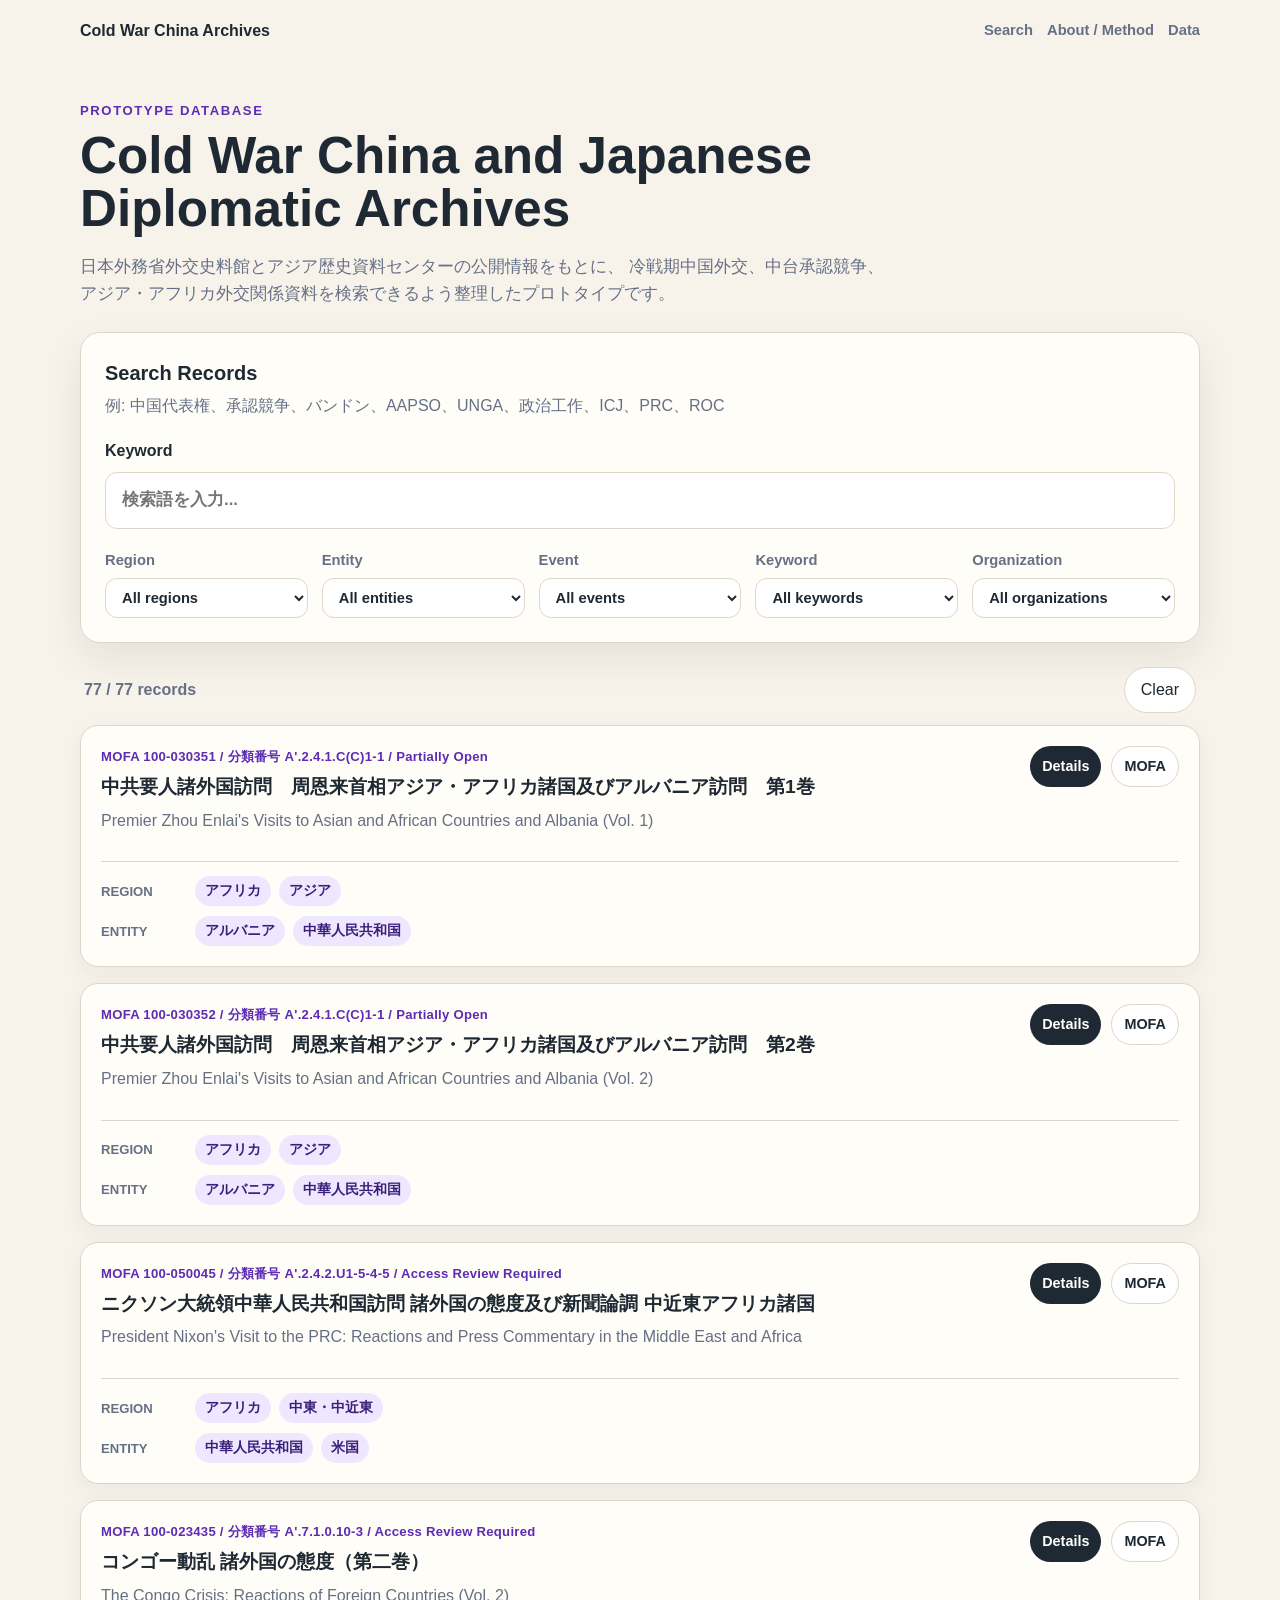
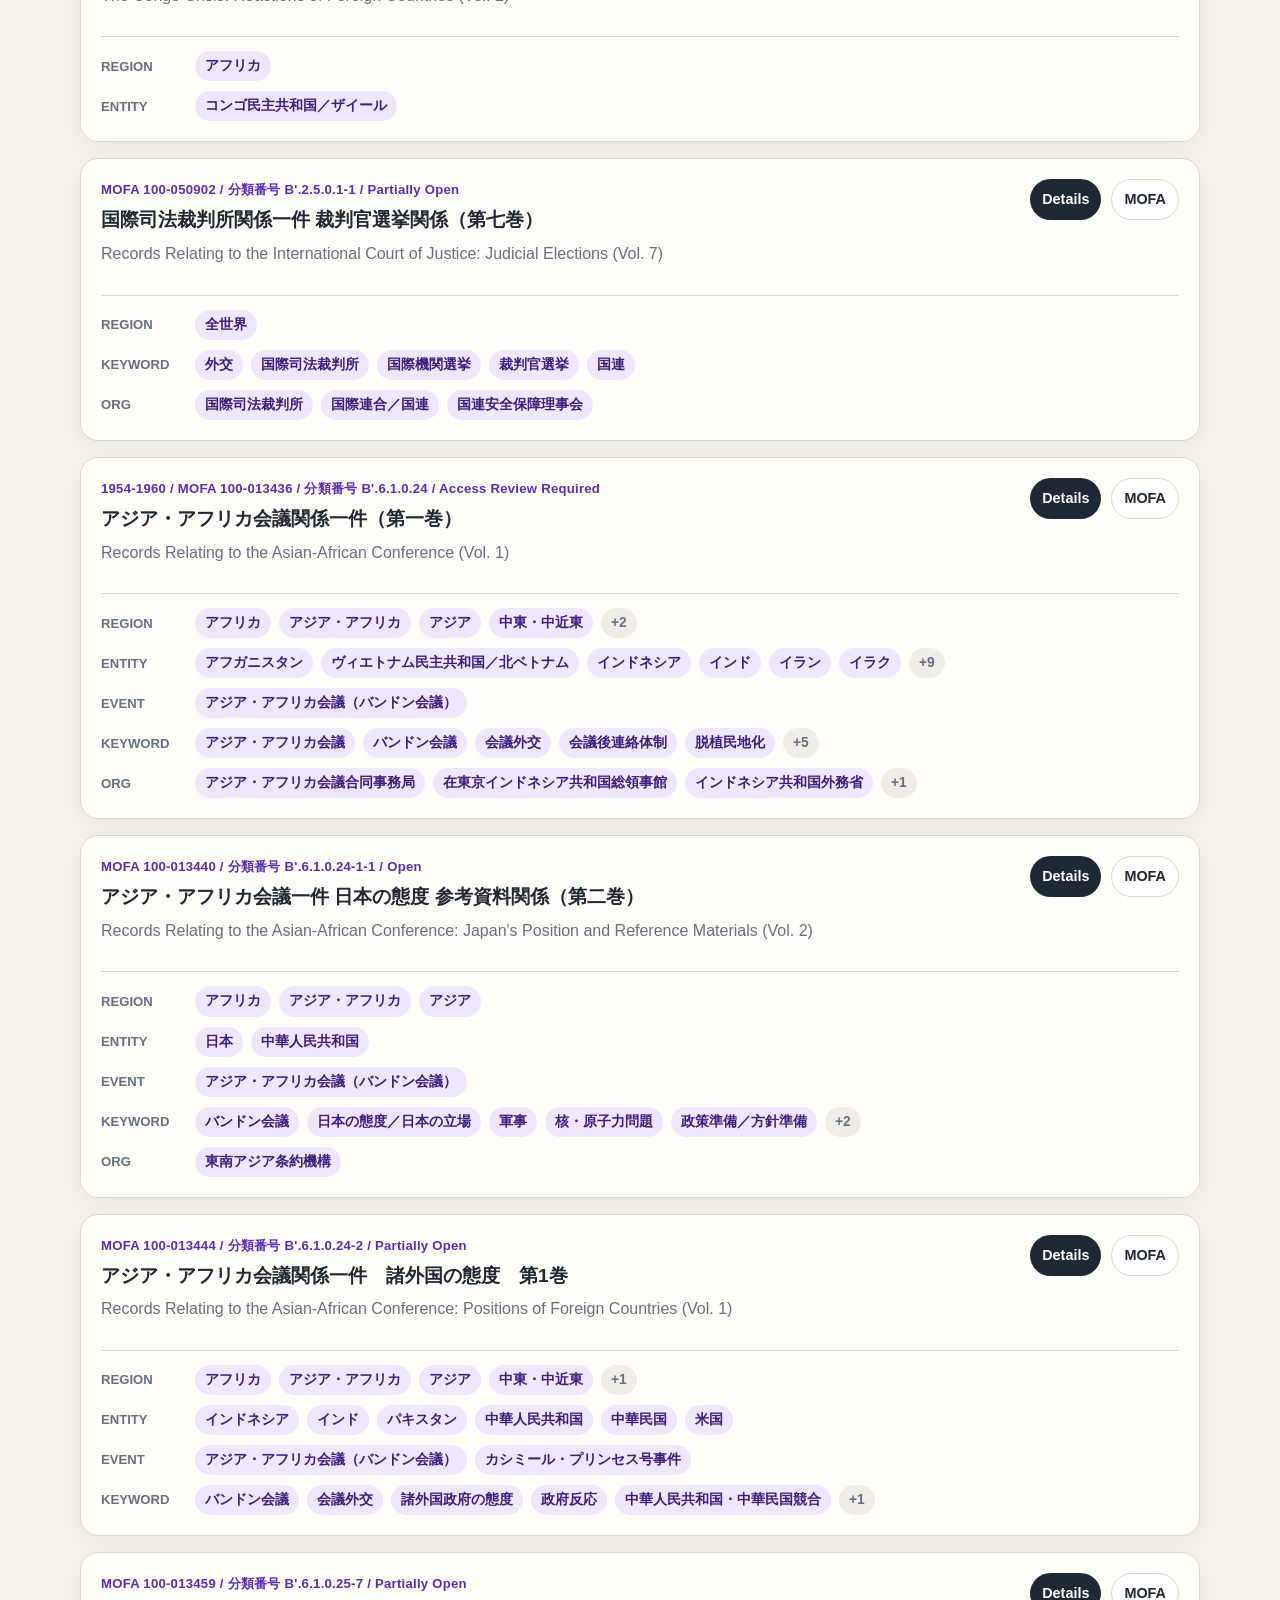
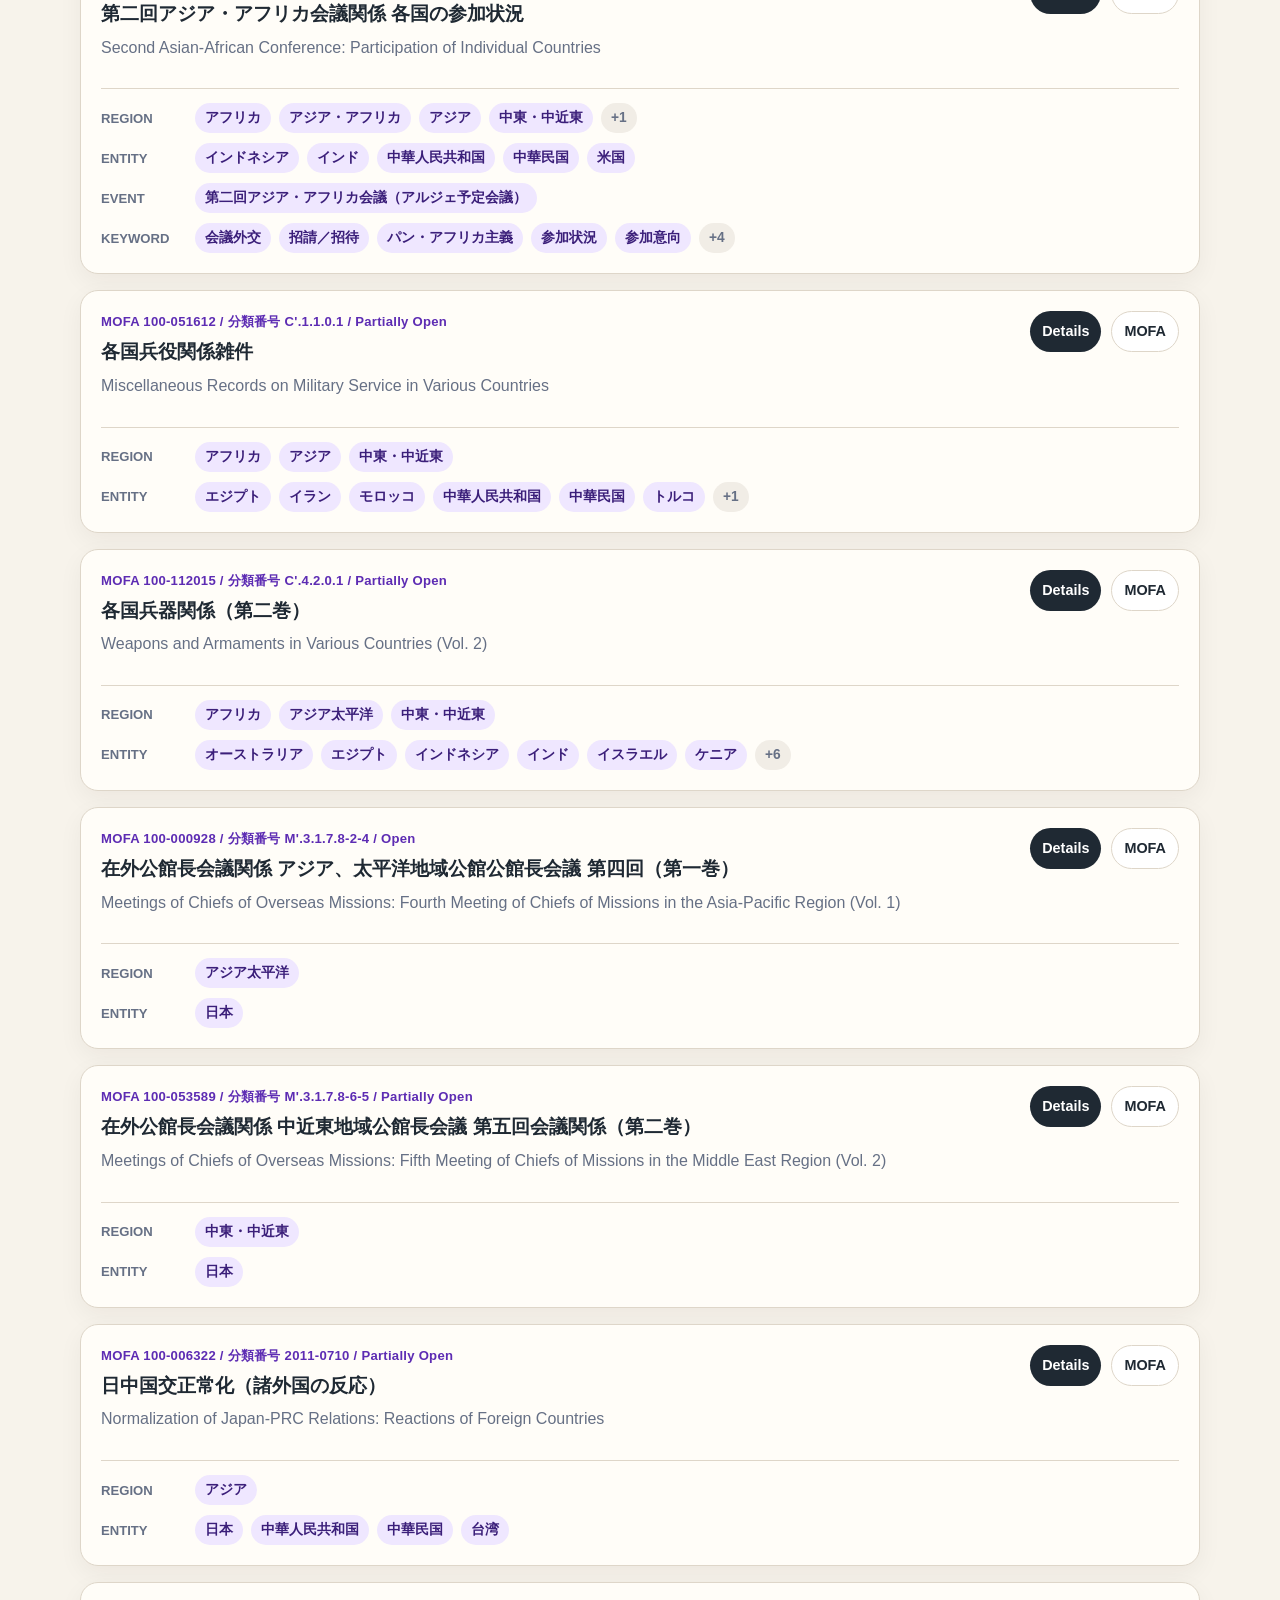
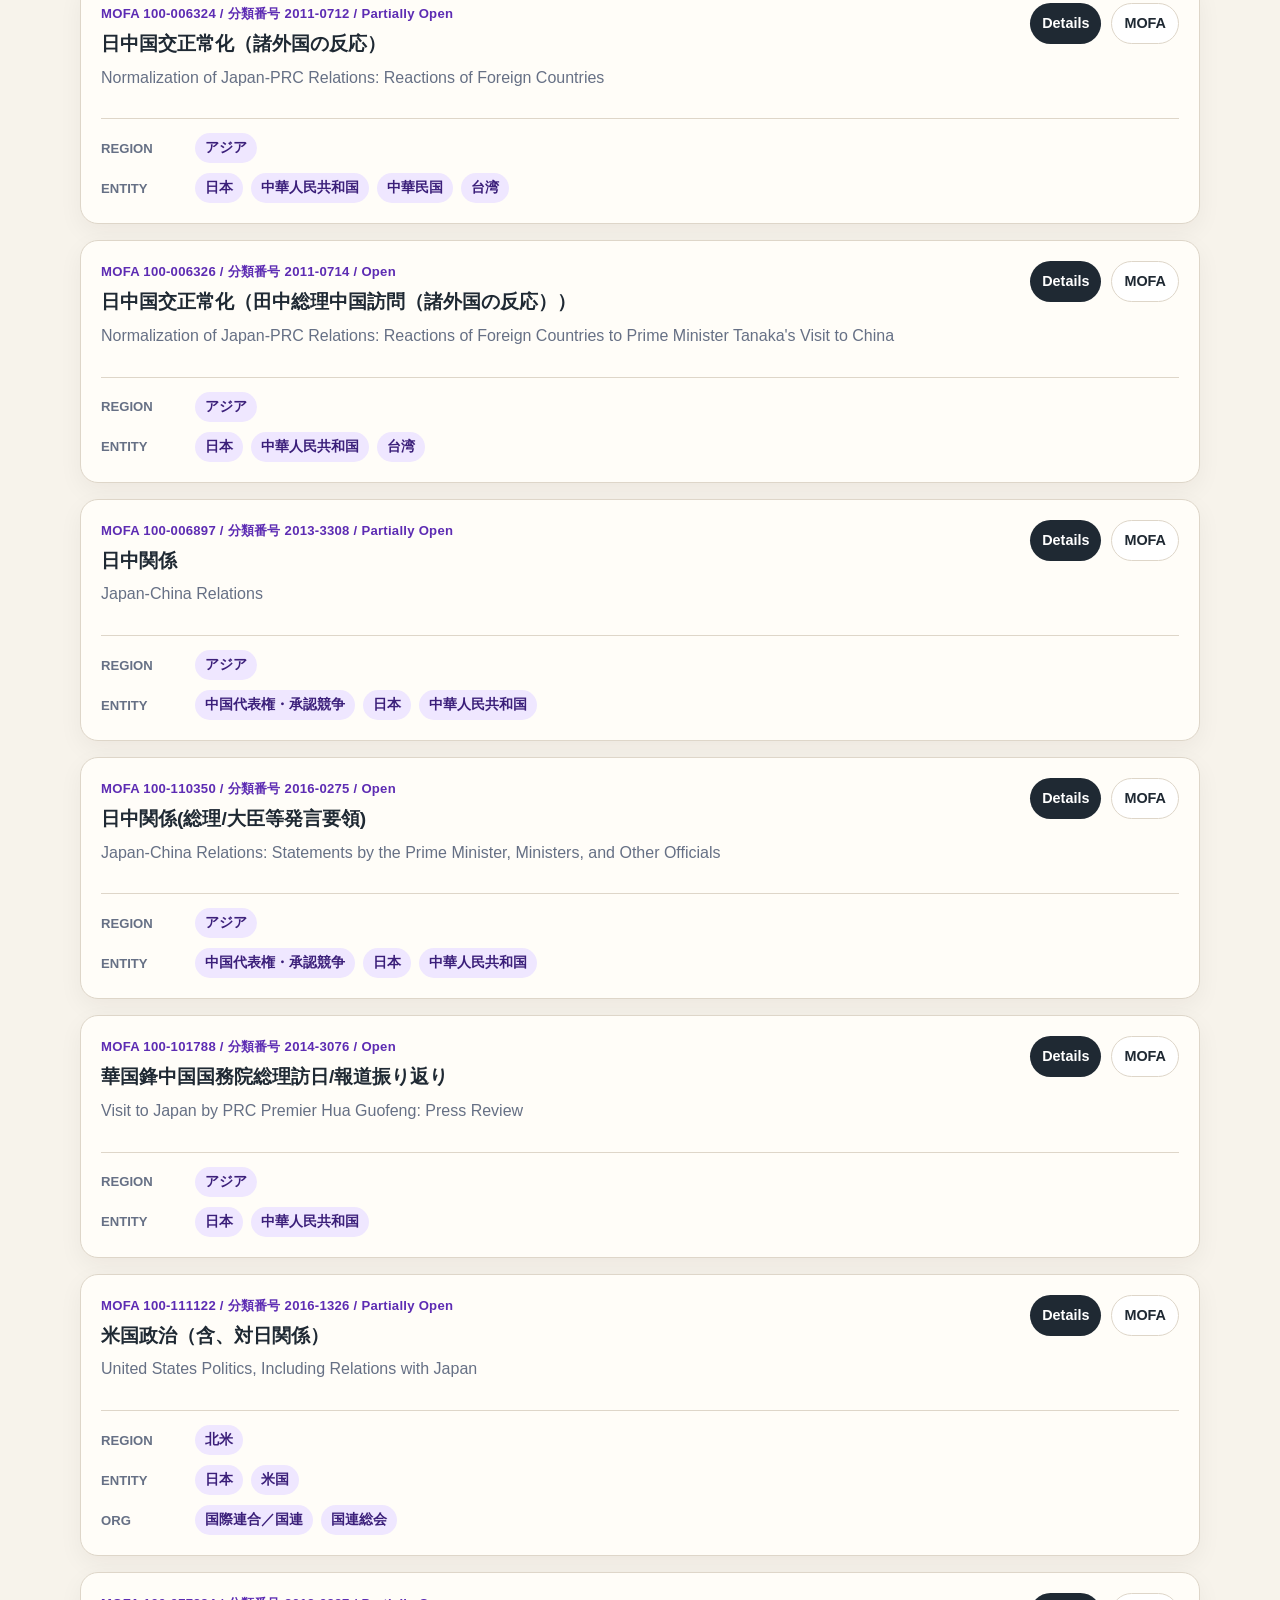
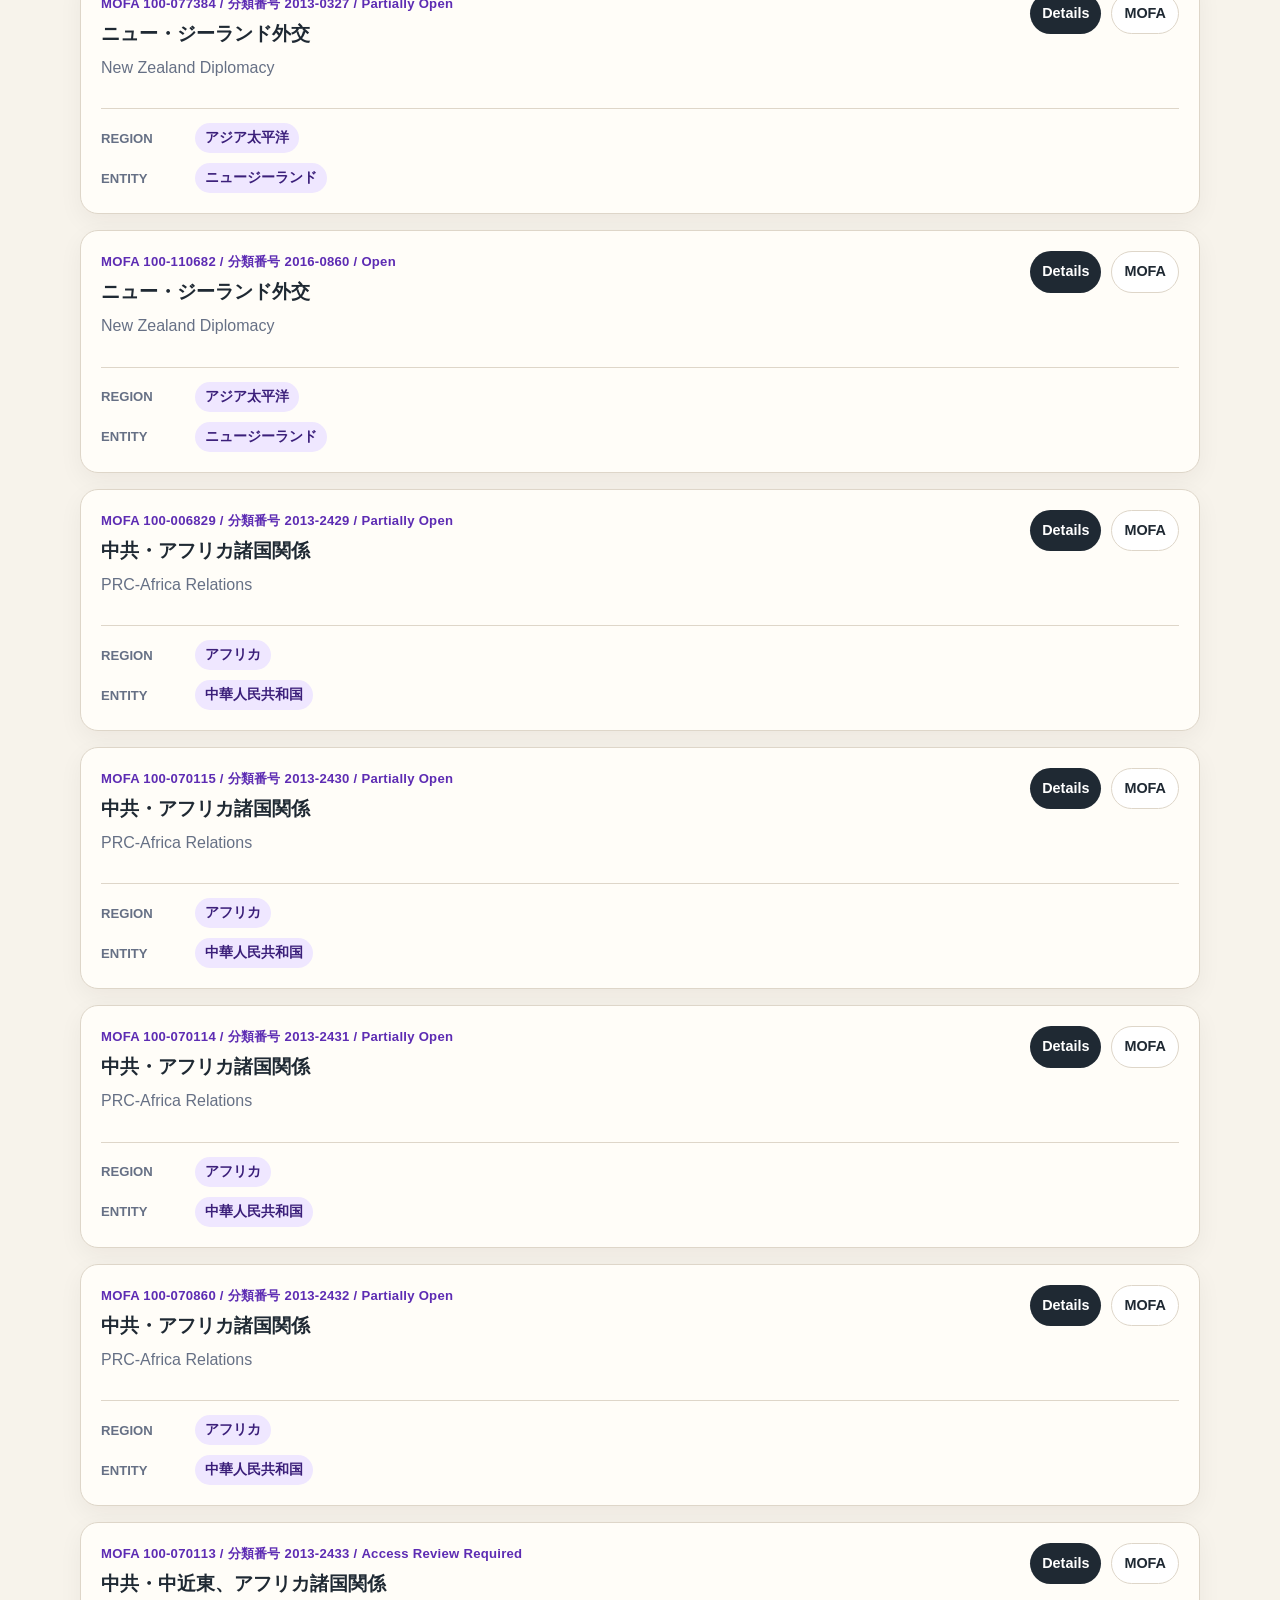
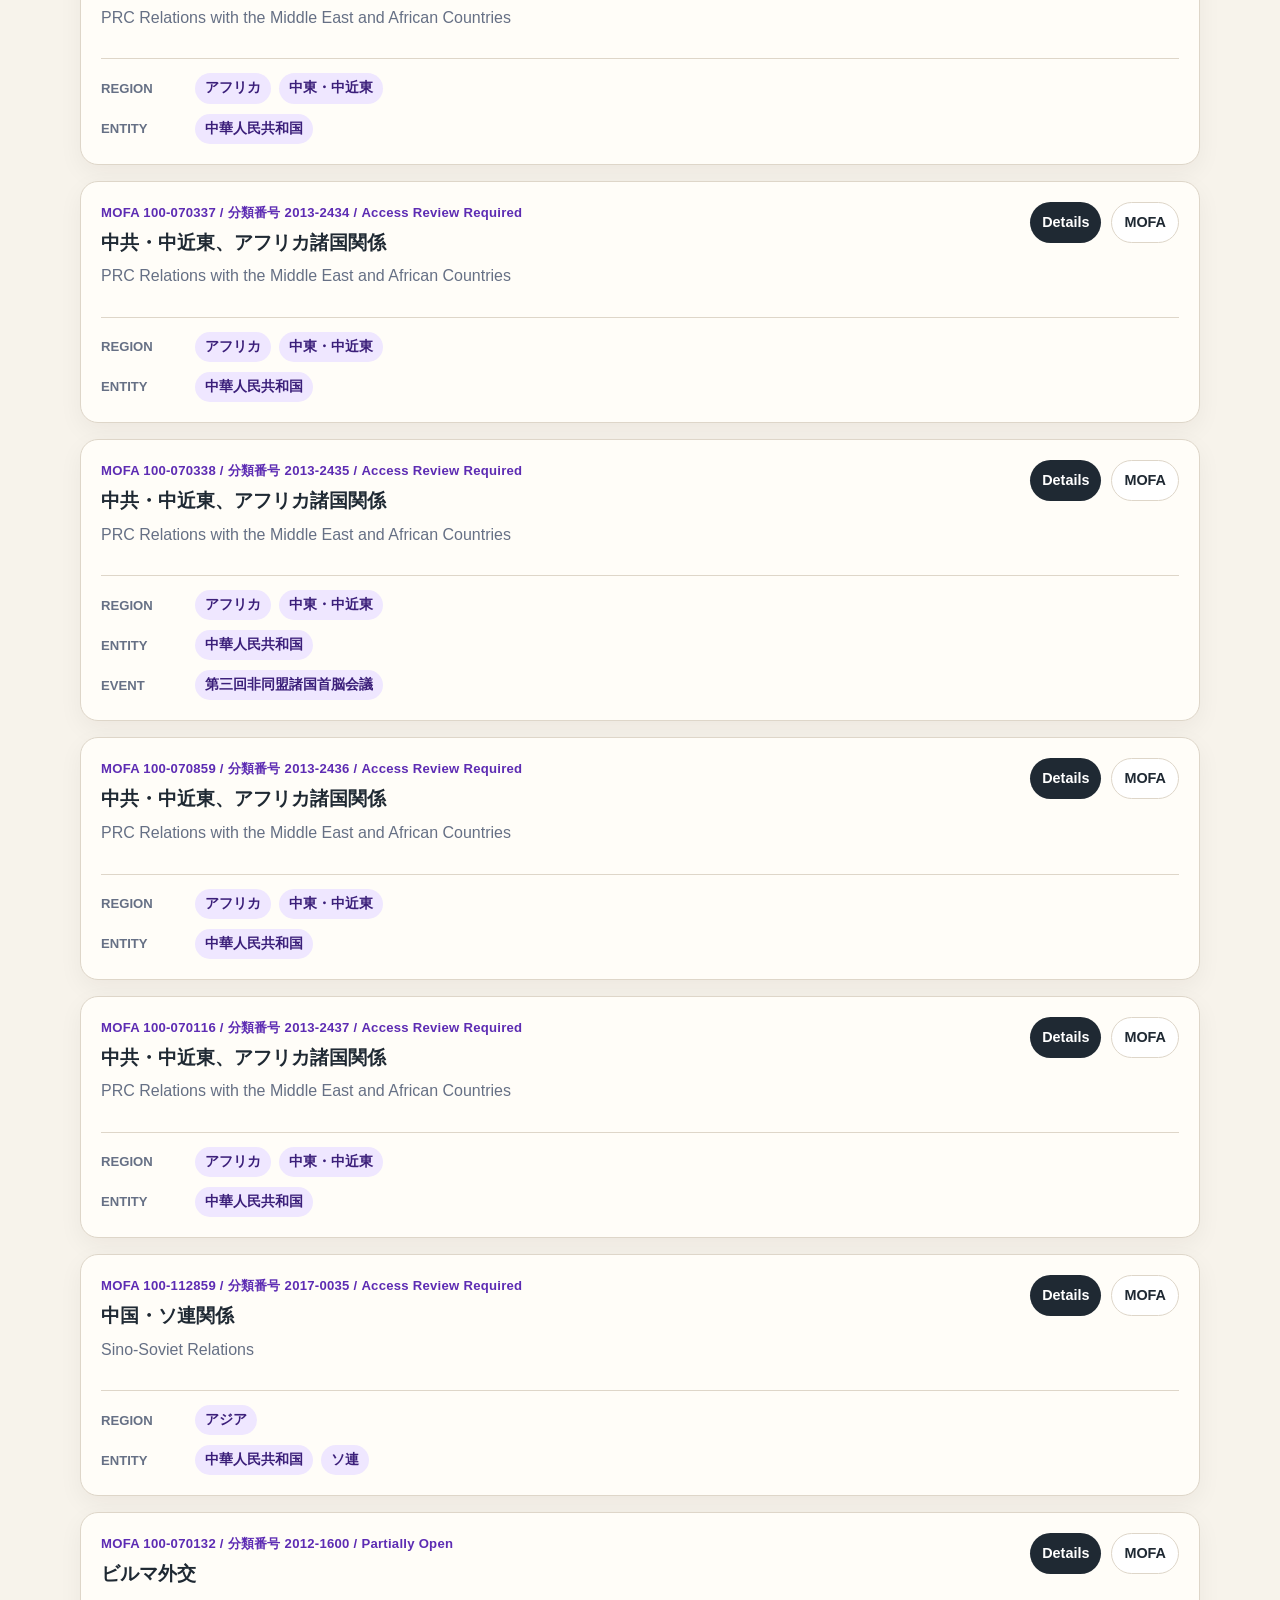
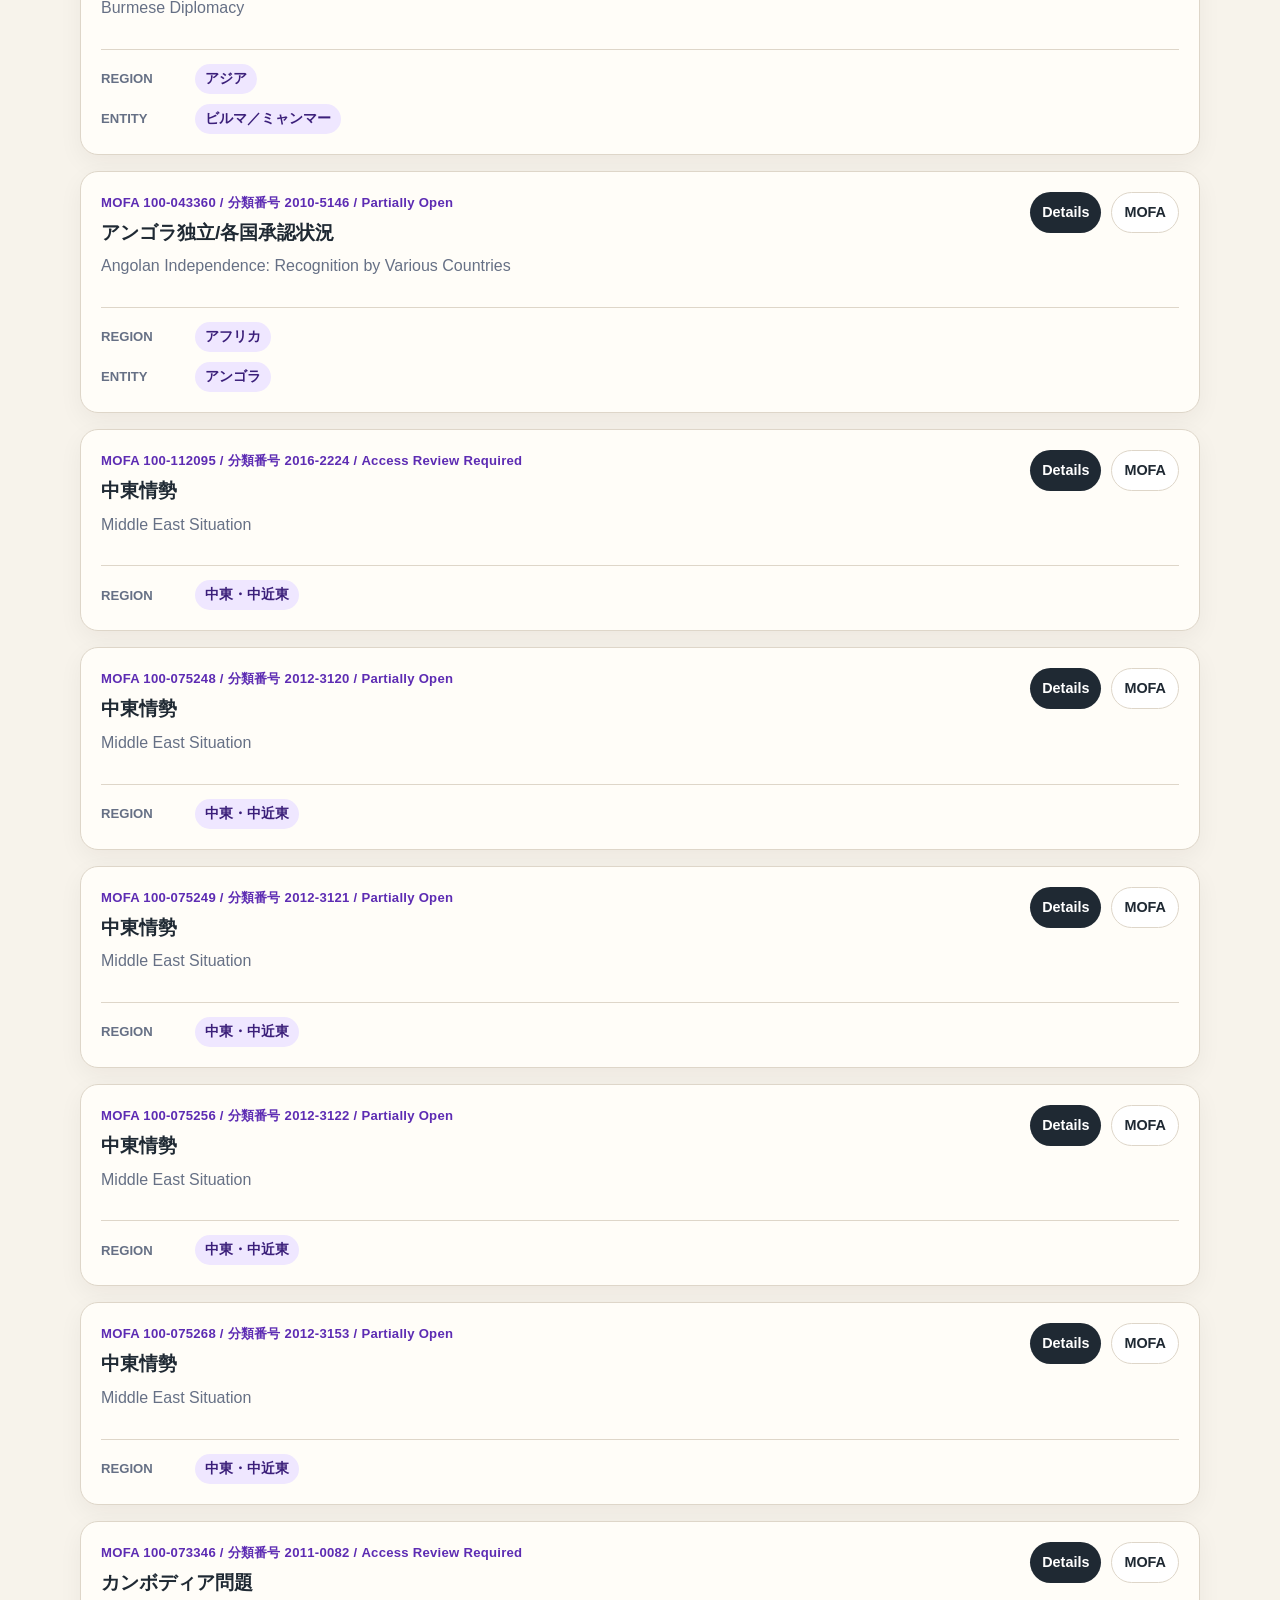
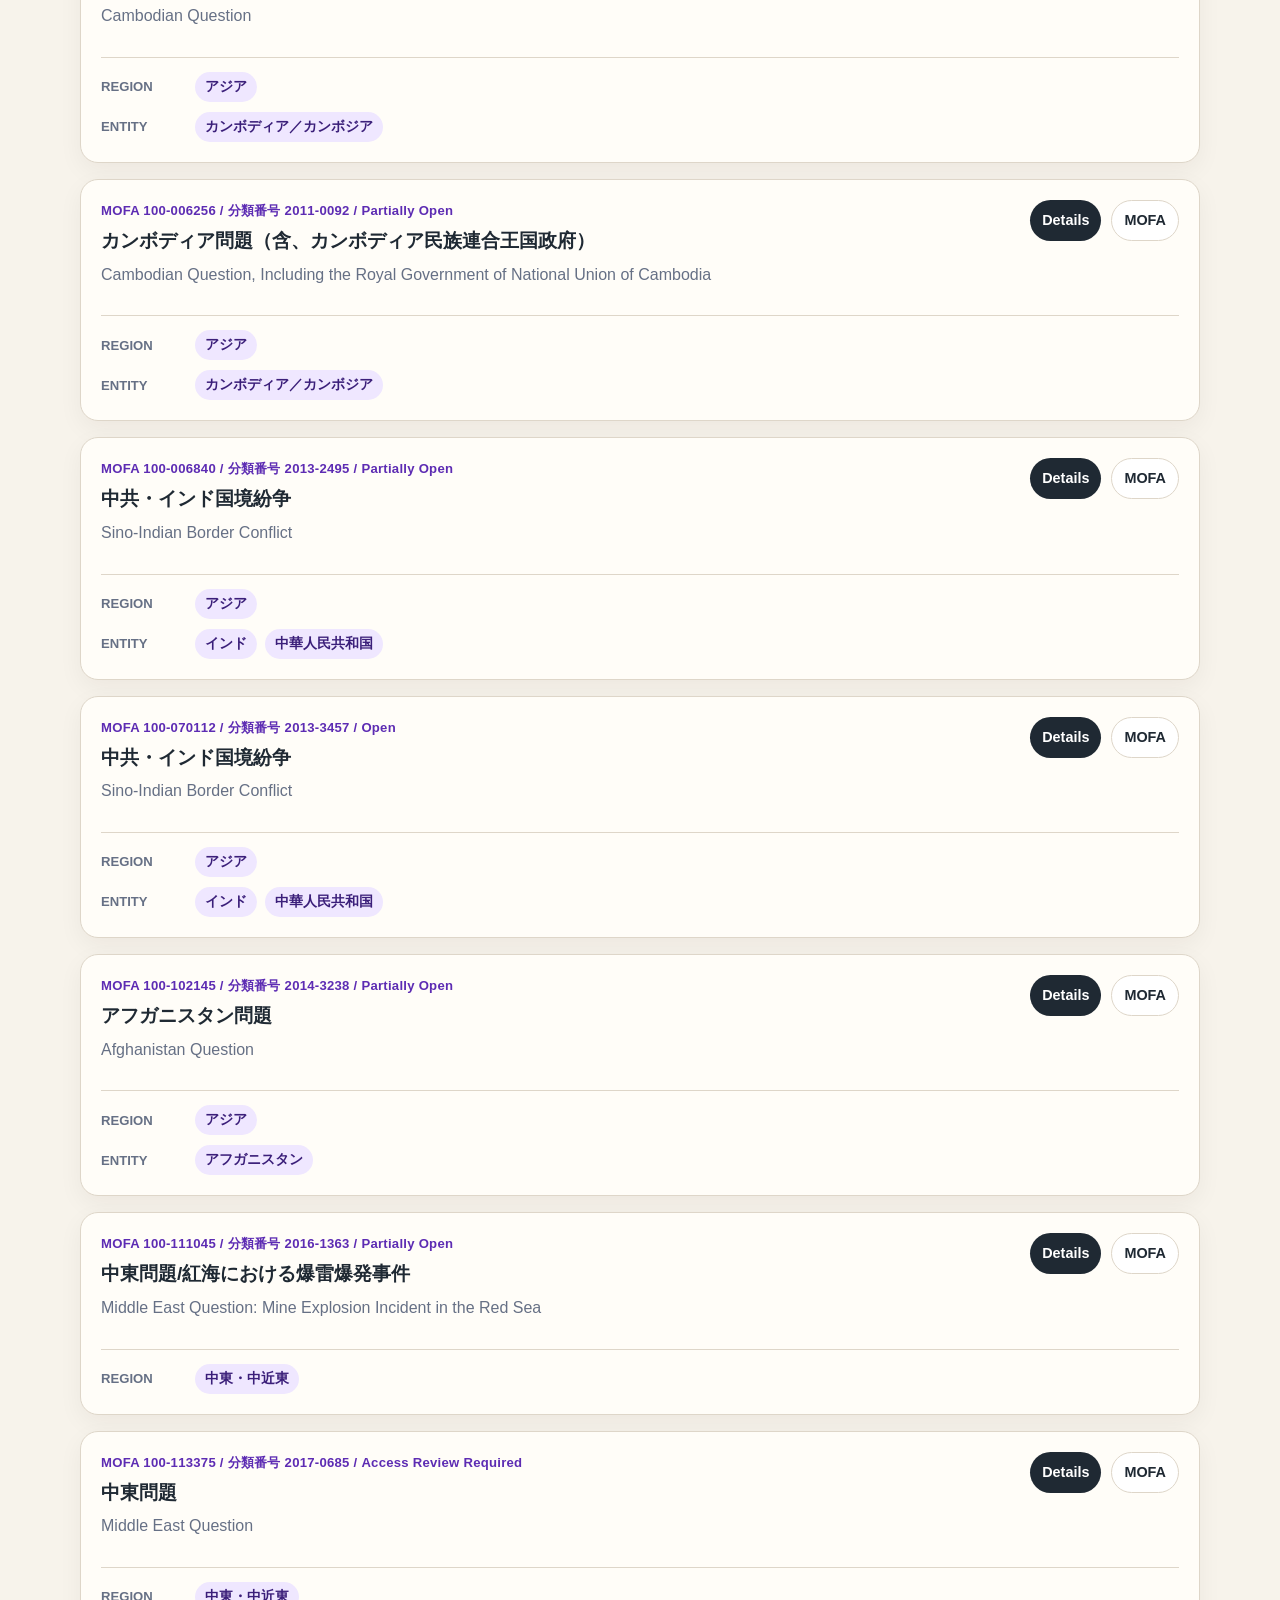
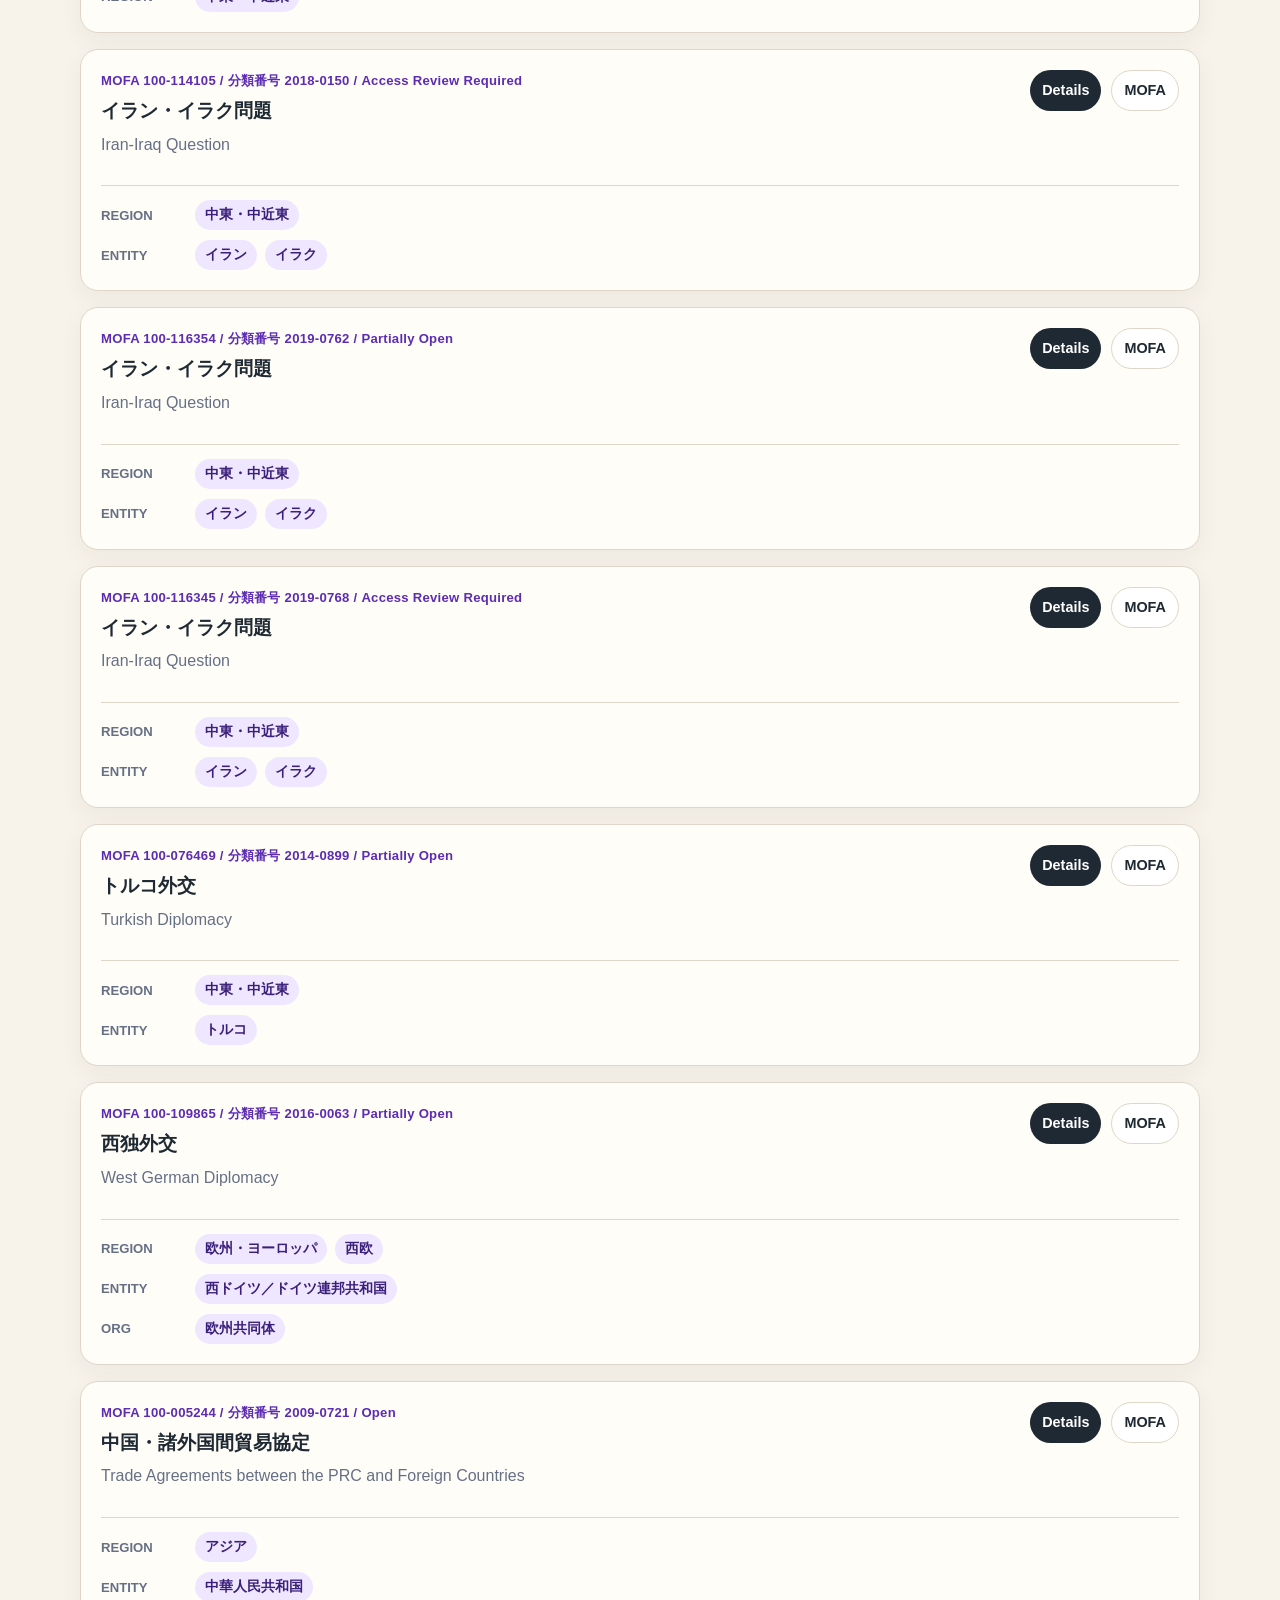
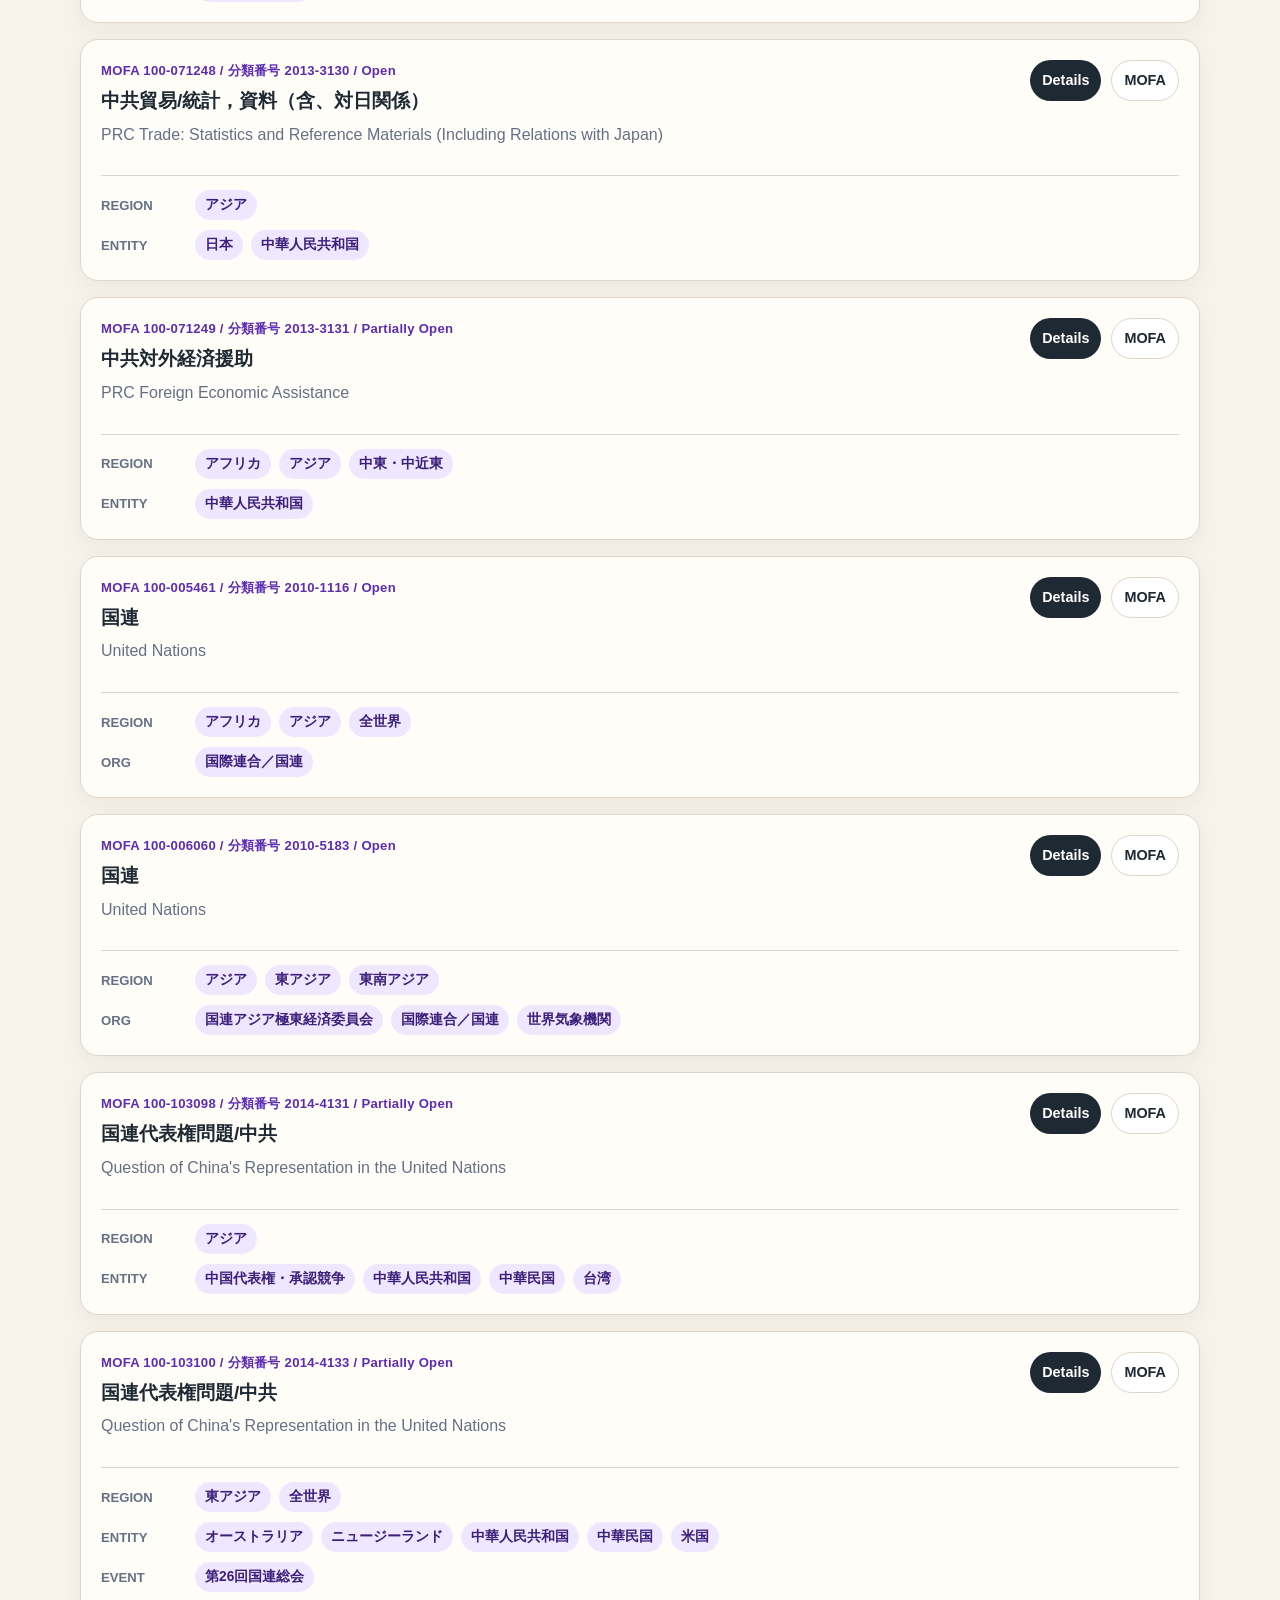
<file: index.html>
<!doctype html>
<html lang="ja">
<head>
  <meta charset="utf-8">
  <meta name="viewport" content="width=device-width, initial-scale=1">
  <title>Cold War China and Japanese Diplomatic Archives Database</title>
  <link rel="stylesheet" href="styles.css">
</head>
<body>
  <nav class="site-nav" aria-label="Site navigation">
    <a class="brand" href="index.html">Cold War China Archives</a>
    <div class="nav-links">
      <a href="index.html">Search</a>
      <a href="about.html">About / Method</a>
      <a href="data.html">Data</a>
    </div>
  </nav>

  <header class="site-header">
    <p class="eyebrow">Prototype Database</p>
    <h1>Cold War China and Japanese Diplomatic Archives</h1>
    <p class="lead">
      日本外務省外交史料館とアジア歴史資料センターの公開情報をもとに、
      冷戦期中国外交、中台承認競争、アジア・アフリカ外交関係資料を検索できるよう整理したプロトタイプです。
    </p>
  </header>

  <main>
    <section class="panel search-panel" aria-labelledby="search-title">
      <div>
        <h2 id="search-title">Search Records</h2>
        <p class="hint">例: 中国代表権、承認競争、バンドン、AAPSO、UNGA、政治工作、ICJ、PRC、ROC</p>
      </div>
      <label class="search-box">
        <span>Keyword</span>
        <input id="searchInput" type="search" placeholder="検索語を入力..." autocomplete="off">
      </label>
      <div class="filters" aria-label="Filters">
        <label>
          Region
          <select id="regionFilter">
            <option value="">All regions</option>
          </select>
        </label>
        <label>
          Entity
          <select id="entityFilter">
            <option value="">All entities</option>
          </select>
        </label>
        <label>
          Event
          <select id="eventFilter">
            <option value="">All events</option>
          </select>
        </label>
        <label>
          Keyword
          <select id="keywordFilter">
            <option value="">All keywords</option>
          </select>
        </label>
        <label>
          Organization
          <select id="organizationFilter">
            <option value="">All organizations</option>
          </select>
        </label>
      </div>
    </section>

    <section class="toolbar" aria-live="polite">
      <p id="resultCount">Loading records...</p>
      <button id="clearButton" type="button">Clear</button>
    </section>

    <section id="results" class="results" aria-label="Search results"></section>
  </main>

  <footer class="site-footer">
    <p>
      Data source: Japanese Diplomatic Archives, Ministry of Foreign Affairs of Japan, and JACAR metadata where noted.
      This prototype links back to official MOFA material pages.
    </p>
  </footer>

  <script src="data/search_index.js"></script>
  <script src="app.js"></script>
</body>
</html>
</file>
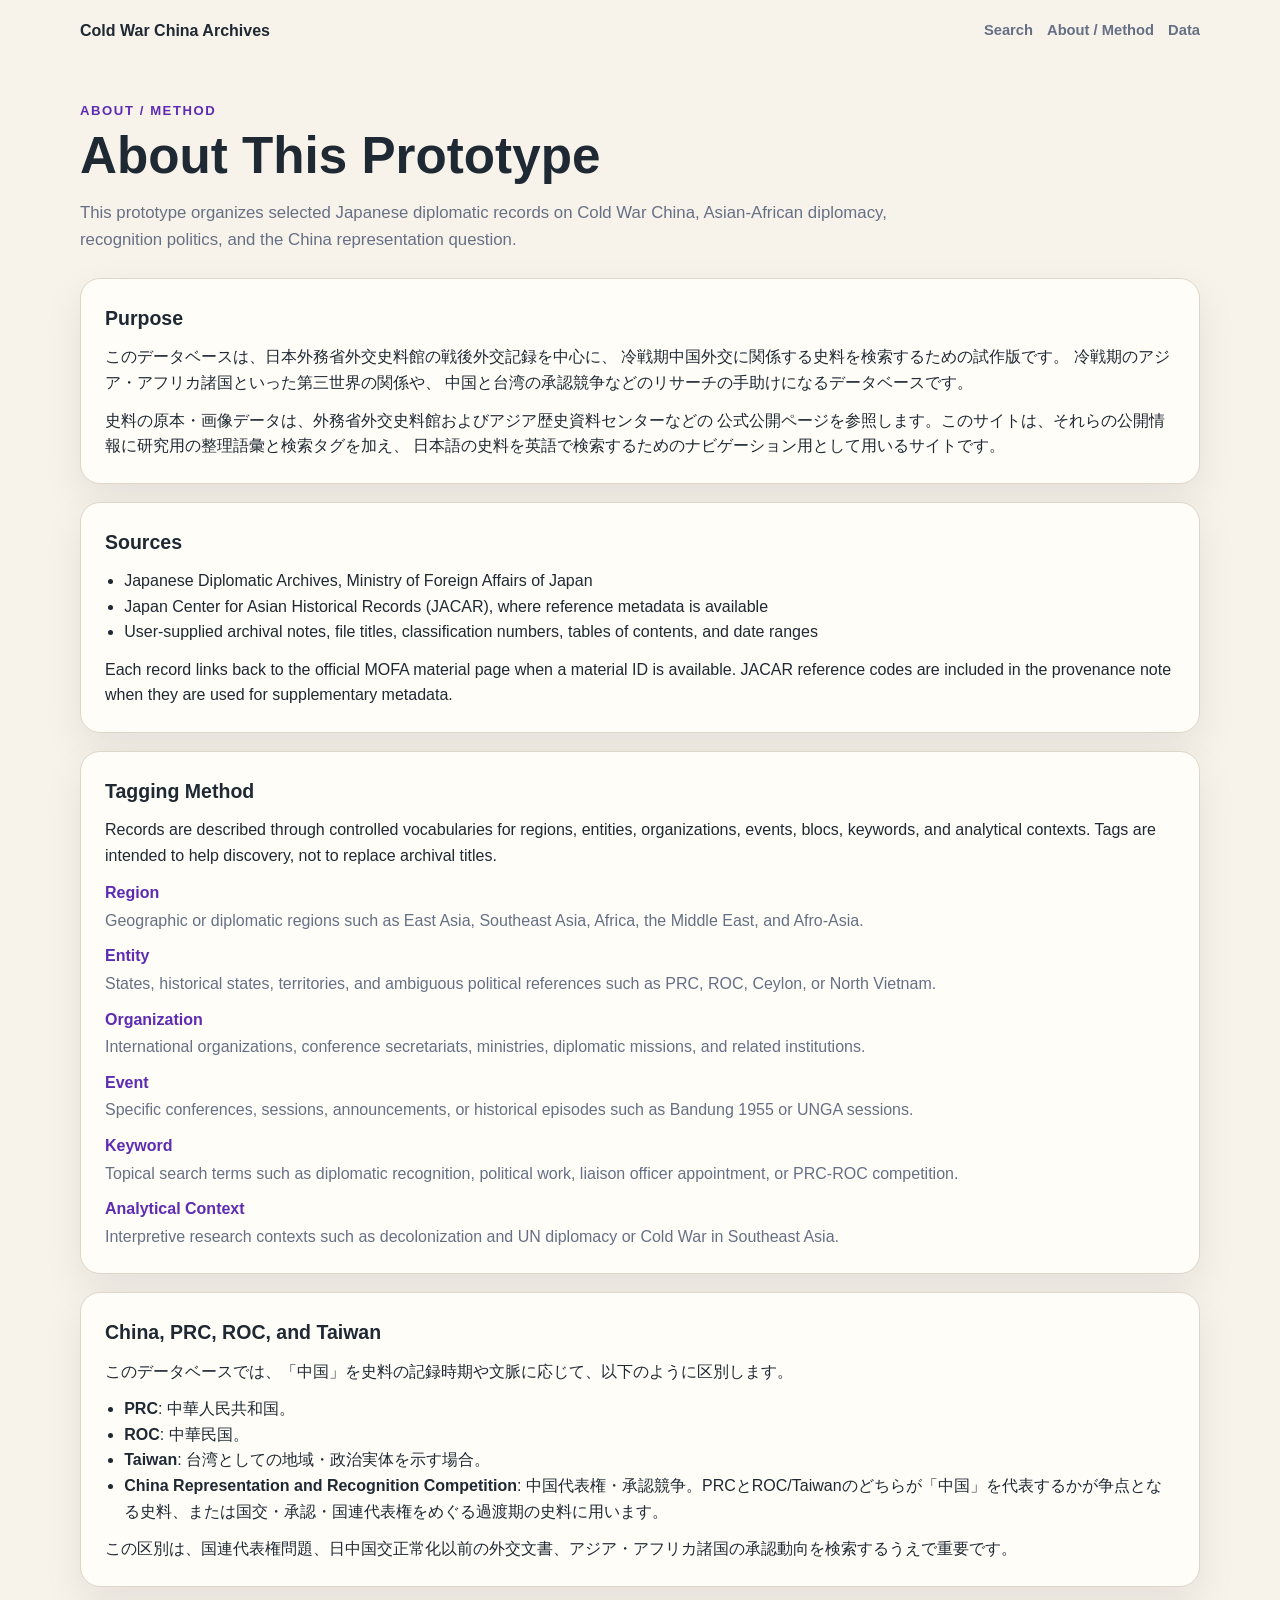
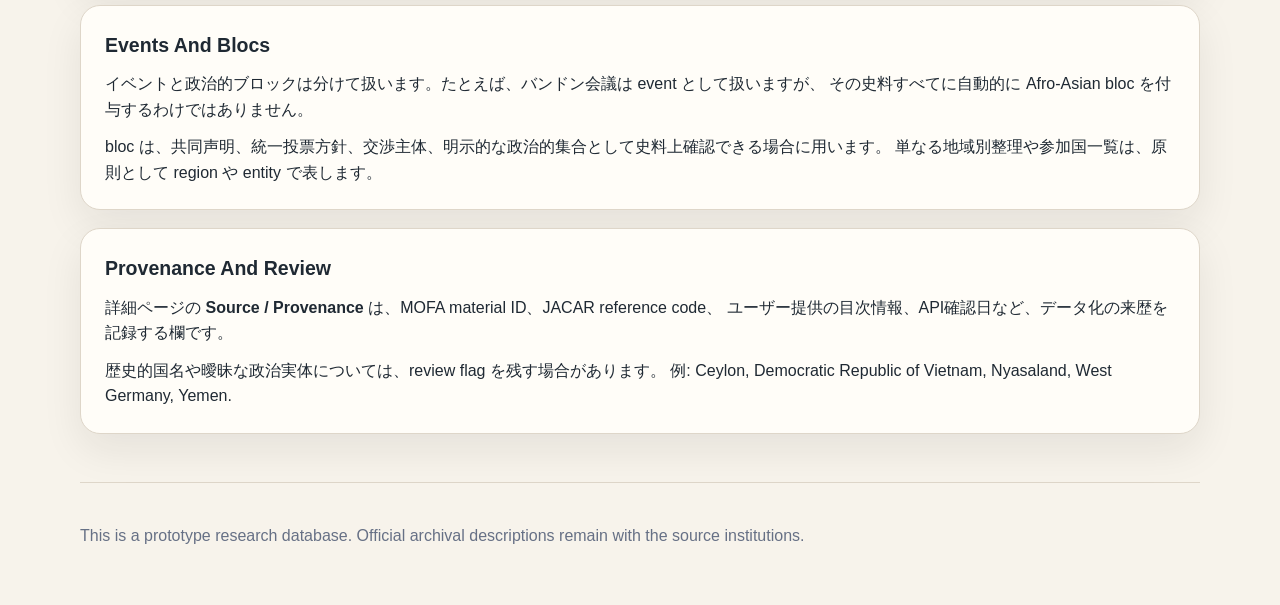
<file: about.html>
<!doctype html>
<html lang="ja">
<head>
  <meta charset="utf-8">
  <meta name="viewport" content="width=device-width, initial-scale=1">
  <title>About / Method | Cold War China and Japanese Diplomatic Archives</title>
  <link rel="stylesheet" href="styles.css">
</head>
<body>
  <nav class="site-nav" aria-label="Site navigation">
    <a class="brand" href="index.html">Cold War China Archives</a>
    <div class="nav-links">
      <a href="index.html">Search</a>
      <a href="about.html">About / Method</a>
      <a href="data.html">Data</a>
    </div>
  </nav>

  <header class="site-header">
    <p class="eyebrow">About / Method</p>
    <h1>About This Prototype</h1>
    <p class="lead">
      This prototype organizes selected Japanese diplomatic records on Cold War China,
      Asian-African diplomacy, recognition politics, and the China representation question.
    </p>
  </header>

  <main class="about-layout">
    <section class="panel prose-panel">
      <h2>Purpose</h2>
      <p>
        このデータベースは、日本外務省外交史料館の戦後外交記録を中心に、
        冷戦期中国外交に関係する史料を検索するための試作版です。
        冷戦期のアジア・アフリカ諸国といった第三世界の関係や、
        中国と台湾の承認競争などのリサーチの手助けになるデータベースです。
      </p>
      <p>
        史料の原本・画像データは、外務省外交史料館およびアジア歴史資料センターなどの
        公式公開ページを参照します。このサイトは、それらの公開情報に研究用の整理語彙と検索タグを加え、
        日本語の史料を英語で検索するためのナビゲーション用として用いるサイトです。
      </p>
    </section>

    <section class="panel prose-panel">
      <h2>Sources</h2>
      <ul>
        <li>Japanese Diplomatic Archives, Ministry of Foreign Affairs of Japan</li>
        <li>Japan Center for Asian Historical Records (JACAR), where reference metadata is available</li>
        <li>User-supplied archival notes, file titles, classification numbers, tables of contents, and date ranges</li>
      </ul>
      <p>
        Each record links back to the official MOFA material page when a material ID is available.
        JACAR reference codes are included in the provenance note when they are used for supplementary metadata.
      </p>
    </section>

    <section class="panel prose-panel">
      <h2>Tagging Method</h2>
      <p>
        Records are described through controlled vocabularies for regions, entities, organizations, events,
        blocs, keywords, and analytical contexts. Tags are intended to help discovery, not to replace archival titles.
      </p>
      <dl class="method-list">
        <dt>Region</dt>
        <dd>Geographic or diplomatic regions such as East Asia, Southeast Asia, Africa, the Middle East, and Afro-Asia.</dd>
        <dt>Entity</dt>
        <dd>States, historical states, territories, and ambiguous political references such as PRC, ROC, Ceylon, or North Vietnam.</dd>
        <dt>Organization</dt>
        <dd>International organizations, conference secretariats, ministries, diplomatic missions, and related institutions.</dd>
        <dt>Event</dt>
        <dd>Specific conferences, sessions, announcements, or historical episodes such as Bandung 1955 or UNGA sessions.</dd>
        <dt>Keyword</dt>
        <dd>Topical search terms such as diplomatic recognition, political work, liaison officer appointment, or PRC-ROC competition.</dd>
        <dt>Analytical Context</dt>
        <dd>Interpretive research contexts such as decolonization and UN diplomacy or Cold War in Southeast Asia.</dd>
      </dl>
    </section>

    <section class="panel prose-panel">
      <h2>China, PRC, ROC, and Taiwan</h2>
      <p>
        このデータベースでは、「中国」を史料の記録時期や文脈に応じて、以下のように区別します。
      </p>
      <ul>
        <li><strong>PRC</strong>: 中華人民共和国。</li>
        <li><strong>ROC</strong>: 中華民国。</li>
        <li><strong>Taiwan</strong>: 台湾としての地域・政治実体を示す場合。</li>
        <li><strong>China Representation and Recognition Competition</strong>: 中国代表権・承認競争。PRCとROC/Taiwanのどちらが「中国」を代表するかが争点となる史料、または国交・承認・国連代表権をめぐる過渡期の史料に用います。</li>
      </ul>
      <p>
        この区別は、国連代表権問題、日中国交正常化以前の外交文書、アジア・アフリカ諸国の承認動向を検索するうえで重要です。
      </p>
    </section>

    <section class="panel prose-panel">
      <h2>Events And Blocs</h2>
      <p>
        イベントと政治的ブロックは分けて扱います。たとえば、バンドン会議は event として扱いますが、
        その史料すべてに自動的に Afro-Asian bloc を付与するわけではありません。
      </p>
      <p>
        bloc は、共同声明、統一投票方針、交渉主体、明示的な政治的集合として史料上確認できる場合に用います。
        単なる地域別整理や参加国一覧は、原則として region や entity で表します。
      </p>
    </section>

    <section class="panel prose-panel">
      <h2>Provenance And Review</h2>
      <p>
        詳細ページの <strong>Source / Provenance</strong> は、MOFA material ID、JACAR reference code、
        ユーザー提供の目次情報、API確認日など、データ化の来歴を記録する欄です。
      </p>
      <p>
        歴史的国名や曖昧な政治実体については、review flag を残す場合があります。
        例: Ceylon, Democratic Republic of Vietnam, Nyasaland, West Germany, Yemen.
      </p>
    </section>
  </main>

  <footer class="site-footer">
    <p>
      This is a prototype research database. Official archival descriptions remain with the source institutions.
    </p>
  </footer>
</body>
</html>
</file>
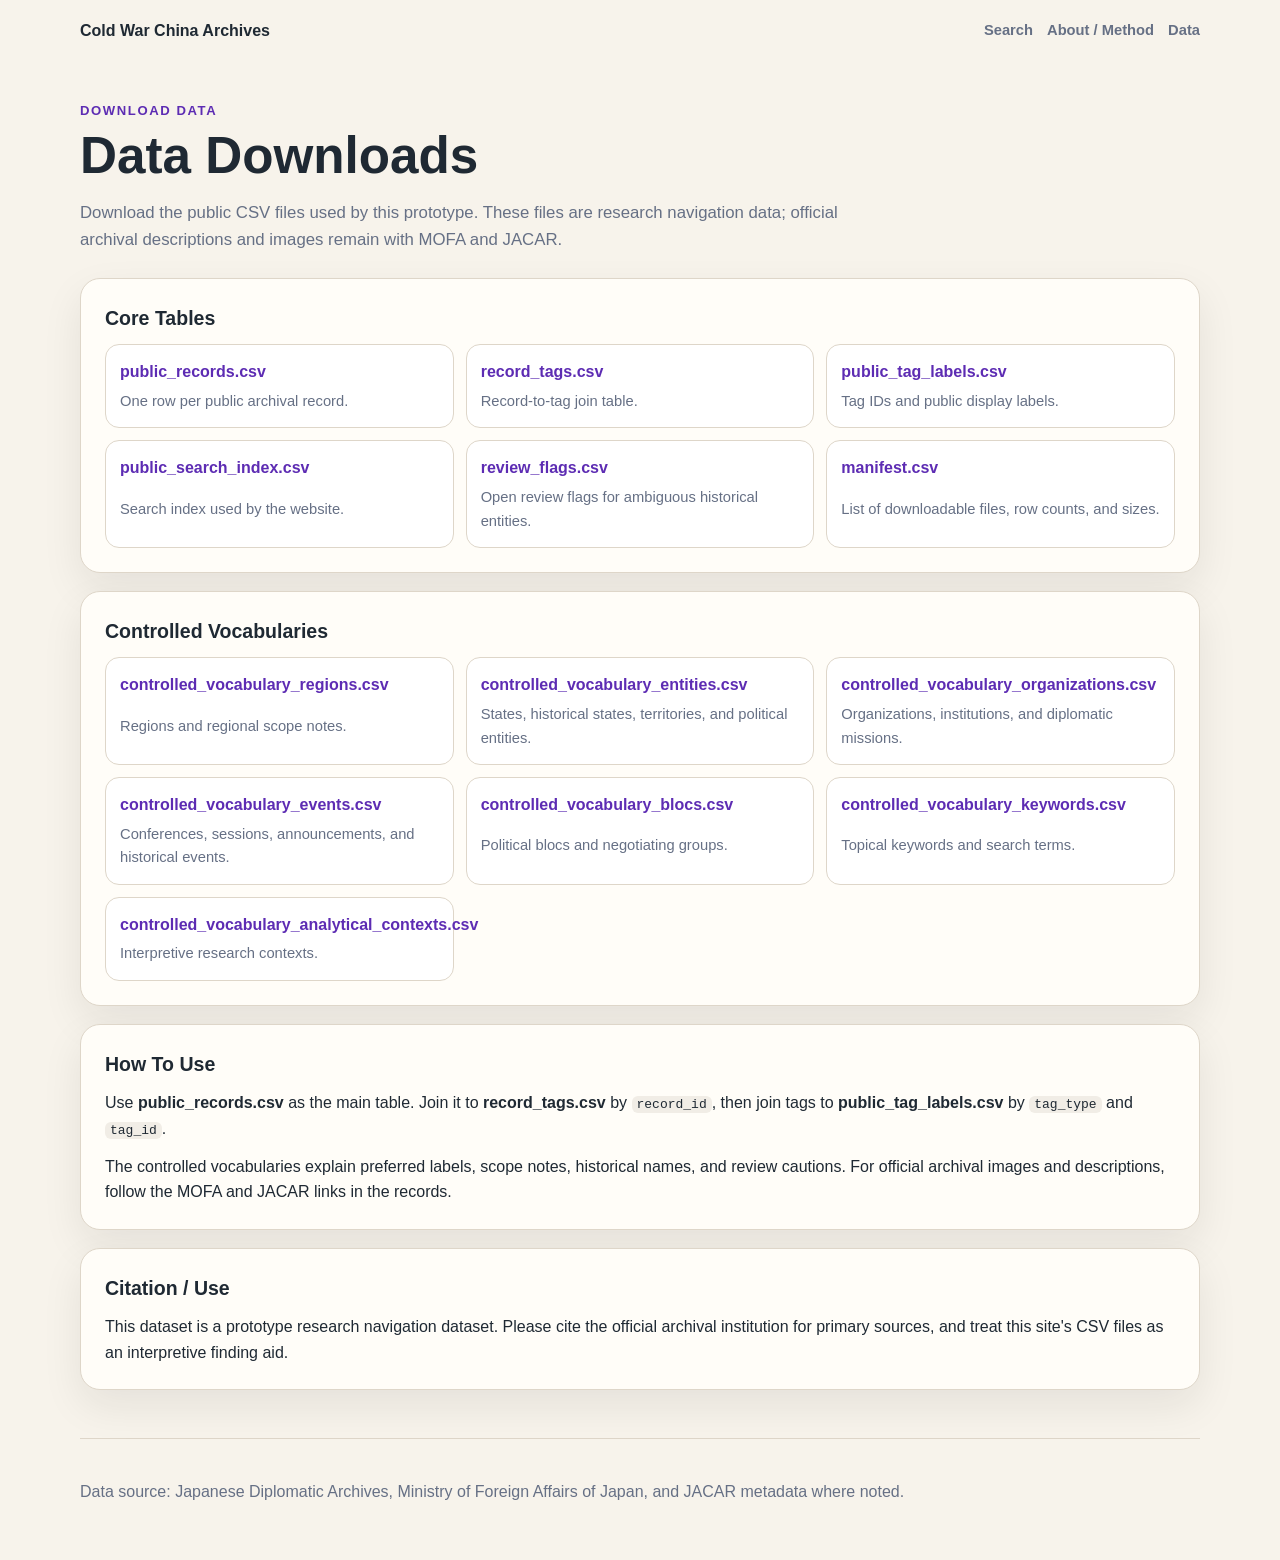
<file: data.html>
<!doctype html>
<html lang="ja">
<head>
  <meta charset="utf-8">
  <meta name="viewport" content="width=device-width, initial-scale=1">
  <title>Download Data | Cold War China and Japanese Diplomatic Archives</title>
  <link rel="stylesheet" href="styles.css">
</head>
<body>
  <nav class="site-nav" aria-label="Site navigation">
    <a class="brand" href="index.html">Cold War China Archives</a>
    <div class="nav-links">
      <a href="index.html">Search</a>
      <a href="about.html">About / Method</a>
      <a href="data.html">Data</a>
    </div>
  </nav>

  <header class="site-header">
    <p class="eyebrow">Download Data</p>
    <h1>Data Downloads</h1>
    <p class="lead">
      Download the public CSV files used by this prototype. These files are research navigation data;
      official archival descriptions and images remain with MOFA and JACAR.
    </p>
  </header>

  <main class="about-layout">
    <section class="panel prose-panel">
      <h2>Core Tables</h2>
      <div class="download-grid">
        <a class="download-card" href="downloads/public_records.csv" download>
          <strong>public_records.csv</strong>
          <span>One row per public archival record.</span>
        </a>
        <a class="download-card" href="downloads/record_tags.csv" download>
          <strong>record_tags.csv</strong>
          <span>Record-to-tag join table.</span>
        </a>
        <a class="download-card" href="downloads/public_tag_labels.csv" download>
          <strong>public_tag_labels.csv</strong>
          <span>Tag IDs and public display labels.</span>
        </a>
        <a class="download-card" href="downloads/public_search_index.csv" download>
          <strong>public_search_index.csv</strong>
          <span>Search index used by the website.</span>
        </a>
        <a class="download-card" href="downloads/review_flags.csv" download>
          <strong>review_flags.csv</strong>
          <span>Open review flags for ambiguous historical entities.</span>
        </a>
        <a class="download-card" href="downloads/manifest.csv" download>
          <strong>manifest.csv</strong>
          <span>List of downloadable files, row counts, and sizes.</span>
        </a>
      </div>
    </section>

    <section class="panel prose-panel">
      <h2>Controlled Vocabularies</h2>
      <div class="download-grid">
        <a class="download-card" href="downloads/controlled_vocabulary_regions.csv" download>
          <strong>controlled_vocabulary_regions.csv</strong>
          <span>Regions and regional scope notes.</span>
        </a>
        <a class="download-card" href="downloads/controlled_vocabulary_entities.csv" download>
          <strong>controlled_vocabulary_entities.csv</strong>
          <span>States, historical states, territories, and political entities.</span>
        </a>
        <a class="download-card" href="downloads/controlled_vocabulary_organizations.csv" download>
          <strong>controlled_vocabulary_organizations.csv</strong>
          <span>Organizations, institutions, and diplomatic missions.</span>
        </a>
        <a class="download-card" href="downloads/controlled_vocabulary_events.csv" download>
          <strong>controlled_vocabulary_events.csv</strong>
          <span>Conferences, sessions, announcements, and historical events.</span>
        </a>
        <a class="download-card" href="downloads/controlled_vocabulary_blocs.csv" download>
          <strong>controlled_vocabulary_blocs.csv</strong>
          <span>Political blocs and negotiating groups.</span>
        </a>
        <a class="download-card" href="downloads/controlled_vocabulary_keywords.csv" download>
          <strong>controlled_vocabulary_keywords.csv</strong>
          <span>Topical keywords and search terms.</span>
        </a>
        <a class="download-card" href="downloads/controlled_vocabulary_analytical_contexts.csv" download>
          <strong>controlled_vocabulary_analytical_contexts.csv</strong>
          <span>Interpretive research contexts.</span>
        </a>
      </div>
    </section>

    <section class="panel prose-panel">
      <h2>How To Use</h2>
      <p>
        Use <strong>public_records.csv</strong> as the main table. Join it to <strong>record_tags.csv</strong>
        by <code>record_id</code>, then join tags to <strong>public_tag_labels.csv</strong> by
        <code>tag_type</code> and <code>tag_id</code>.
      </p>
      <p>
        The controlled vocabularies explain preferred labels, scope notes, historical names, and review cautions.
        For official archival images and descriptions, follow the MOFA and JACAR links in the records.
      </p>
    </section>

    <section class="panel prose-panel">
      <h2>Citation / Use</h2>
      <p>
        This dataset is a prototype research navigation dataset. Please cite the official archival institution
        for primary sources, and treat this site's CSV files as an interpretive finding aid.
      </p>
    </section>
  </main>

  <footer class="site-footer">
    <p>
      Data source: Japanese Diplomatic Archives, Ministry of Foreign Affairs of Japan, and JACAR metadata where noted.
    </p>
  </footer>
</body>
</html>
</file>
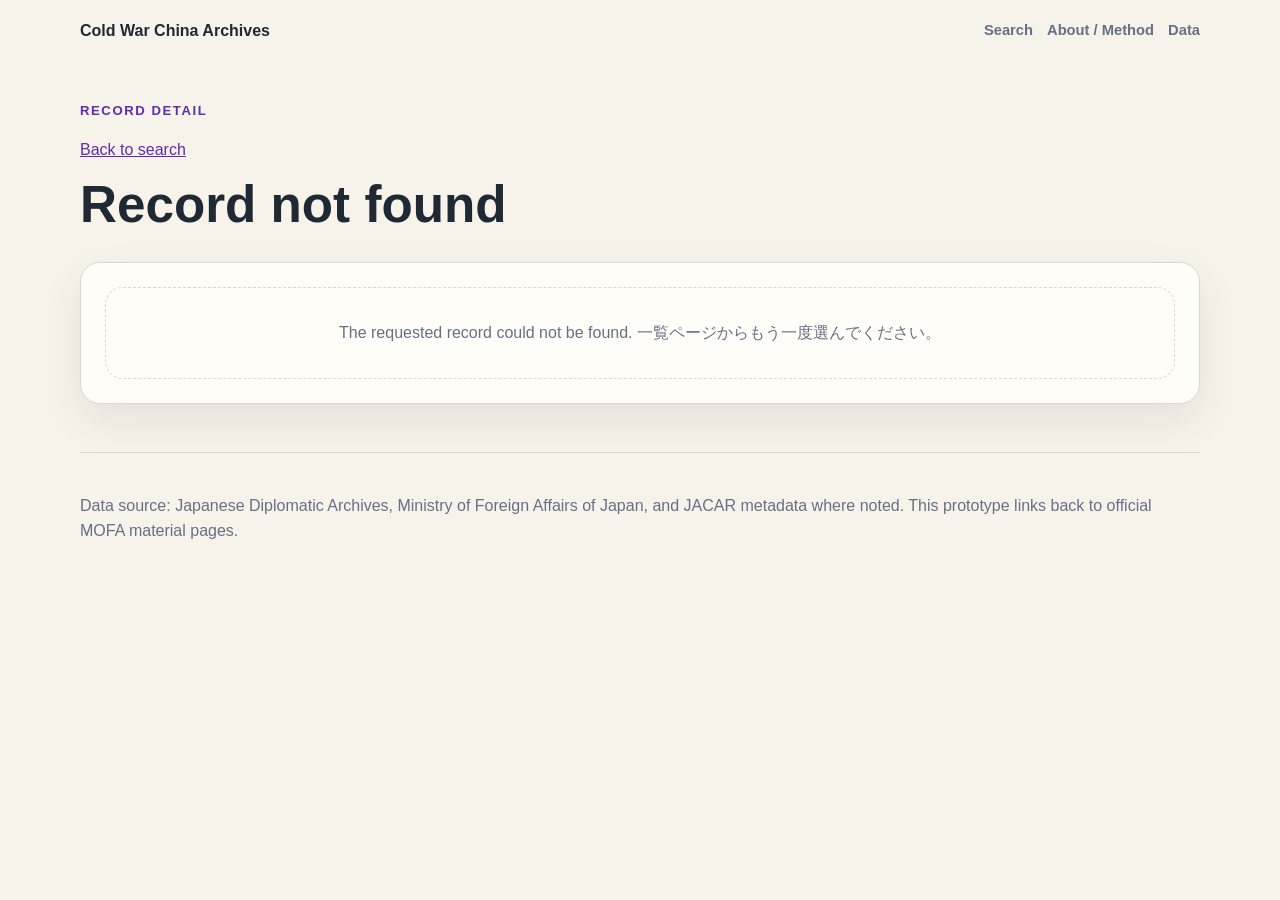
<file: record.html>
<!doctype html>
<html lang="ja">
<head>
  <meta charset="utf-8">
  <meta name="viewport" content="width=device-width, initial-scale=1">
  <title>Record Detail | Cold War China and Japanese Diplomatic Archives</title>
  <link rel="stylesheet" href="styles.css">
</head>
<body>
  <nav class="site-nav" aria-label="Site navigation">
    <a class="brand" href="index.html">Cold War China Archives</a>
    <div class="nav-links">
      <a href="index.html">Search</a>
      <a href="about.html">About / Method</a>
      <a href="data.html">Data</a>
    </div>
  </nav>

  <header class="site-header detail-header">
    <p class="eyebrow">Record Detail</p>
    <p><a href="index.html">Back to search</a></p>
    <h1 id="recordTitle">Loading record...</h1>
    <p id="recordTitleEn" class="lead"></p>
  </header>

  <main>
    <section id="recordDetail" class="panel detail-panel" aria-live="polite"></section>
  </main>

  <footer class="site-footer">
    <p>
      Data source: Japanese Diplomatic Archives, Ministry of Foreign Affairs of Japan, and JACAR metadata where noted.
      This prototype links back to official MOFA material pages.
    </p>
  </footer>

  <script src="data/search_index.js"></script>
  <script src="data/public_records.js"></script>
  <script src="record.js"></script>
</body>
</html>
</file>
<file: styles.css>
:root {
  --bg: #f7f3eb;
  --panel: #fffdf8;
  --ink: #1f2933;
  --muted: #667085;
  --line: #ded6c9;
  --accent: #8a3ffc;
  --accent-dark: #5d2cb3;
  --tag: #efe7ff;
  --tag-text: #3b1f7a;
  --shadow: 0 16px 40px rgba(30, 25, 20, 0.08);
}

* {
  box-sizing: border-box;
}

body {
  margin: 0;
  background: var(--bg);
  color: var(--ink);
  font-family: "Segoe UI", "Hiragino Sans", "Yu Gothic UI", Meiryo, sans-serif;
  line-height: 1.6;
}

a {
  color: var(--accent-dark);
}

.site-nav {
  align-items: center;
  display: flex;
  justify-content: space-between;
  gap: 20px;
  width: min(1120px, calc(100% - 32px));
  margin: 0 auto;
  padding: 18px 0 0;
}

.brand {
  color: var(--ink);
  font-weight: 900;
  text-decoration: none;
}

.nav-links {
  display: flex;
  flex-wrap: wrap;
  gap: 14px;
}

.nav-links a {
  color: var(--muted);
  font-size: 0.92rem;
  font-weight: 800;
  text-decoration: none;
}

.nav-links a:hover {
  color: var(--accent-dark);
}

.site-header,
main,
.site-footer {
  width: min(1120px, calc(100% - 32px));
  margin: 0 auto;
}

.site-header {
  padding: 56px 0 24px;
}

.detail-header {
  padding-bottom: 12px;
}

.eyebrow {
  margin: 0 0 8px;
  color: var(--accent-dark);
  font-size: 0.82rem;
  font-weight: 700;
  letter-spacing: 0.12em;
  text-transform: uppercase;
}

h1 {
  max-width: 920px;
  margin: 0;
  font-size: clamp(2rem, 4vw, 4rem);
  line-height: 1.05;
}

.lead {
  max-width: 820px;
  margin: 18px 0 0;
  color: var(--muted);
  font-size: 1.05rem;
}

.panel {
  background: var(--panel);
  border: 1px solid var(--line);
  border-radius: 20px;
  box-shadow: var(--shadow);
}

.about-layout {
  display: grid;
  gap: 18px;
  padding-bottom: 48px;
}

.prose-panel {
  padding: 24px;
}

.prose-panel h2 {
  margin: 0 0 10px;
  font-size: 1.22rem;
}

.prose-panel p {
  margin: 0 0 12px;
}

.prose-panel p:last-child {
  margin-bottom: 0;
}

.prose-panel ul {
  margin: 0 0 12px;
  padding-left: 1.2rem;
}

.method-list {
  display: grid;
  gap: 10px;
  margin: 0;
}

.method-list dt {
  color: var(--accent-dark);
  font-weight: 900;
}

.method-list dd {
  margin: -8px 0 0;
  color: var(--muted);
}

.download-grid {
  display: grid;
  grid-template-columns: repeat(auto-fit, minmax(260px, 1fr));
  gap: 12px;
}

.download-card {
  display: grid;
  gap: 5px;
  border: 1px solid var(--line);
  border-radius: 14px;
  background: #fff;
  color: var(--ink);
  padding: 14px;
  text-decoration: none;
}

.download-card:hover {
  border-color: var(--accent);
  box-shadow: 0 8px 24px rgba(30, 25, 20, 0.06);
}

.download-card strong {
  color: var(--accent-dark);
}

.download-card span {
  color: var(--muted);
  font-size: 0.92rem;
}

code {
  background: #f1ede6;
  border-radius: 6px;
  padding: 1px 5px;
}

.search-panel {
  display: grid;
  gap: 20px;
  padding: 24px;
}

.search-panel h2 {
  margin: 0;
  font-size: 1.25rem;
}

.hint {
  margin: 4px 0 0;
  color: var(--muted);
}

.search-box {
  display: grid;
  gap: 8px;
  font-weight: 700;
}

input,
select,
button {
  font: inherit;
}

input,
select {
  width: 100%;
  border: 1px solid var(--line);
  border-radius: 12px;
  background: #fff;
  color: var(--ink);
}

input {
  padding: 14px 16px;
  font-size: 1.05rem;
}

select {
  padding: 10px 12px;
}

.filters {
  display: grid;
  grid-template-columns: repeat(auto-fit, minmax(170px, 1fr));
  gap: 14px;
}

.filters label {
  display: grid;
  gap: 6px;
  color: var(--muted);
  font-size: 0.92rem;
  font-weight: 700;
}

.toolbar {
  display: flex;
  align-items: center;
  justify-content: space-between;
  gap: 16px;
  padding: 24px 4px 12px;
}

.toolbar p {
  margin: 0;
  color: var(--muted);
  font-weight: 700;
}

button {
  border: 1px solid var(--line);
  border-radius: 999px;
  background: #fff;
  color: var(--ink);
  cursor: pointer;
  padding: 9px 16px;
}

button:hover {
  border-color: var(--accent);
  color: var(--accent-dark);
}

.results {
  display: grid;
  gap: 16px;
  padding-bottom: 48px;
}

.record-card {
  background: var(--panel);
  border: 1px solid var(--line);
  border-radius: 18px;
  box-shadow: 0 8px 24px rgba(30, 25, 20, 0.05);
  padding: 20px;
}

.record-card-main {
  display: grid;
  grid-template-columns: minmax(0, 1fr) auto;
  gap: 16px;
}

.record-kicker {
  color: var(--accent-dark);
  font-size: 0.82rem;
  font-weight: 800;
  letter-spacing: 0.02em;
  margin: 0 0 5px;
}

.record-card h3 {
  margin: 0;
  font-size: 1.2rem;
}

.title-en {
  margin: 5px 0 12px;
  color: var(--muted);
}

.meta {
  display: flex;
  flex-wrap: wrap;
  gap: 8px 14px;
  margin: 0 0 14px;
  color: var(--muted);
  font-size: 0.92rem;
}

.tag-groups {
  display: grid;
  gap: 10px;
}

.tag-group {
  display: flex;
  flex-wrap: wrap;
  align-items: center;
  gap: 8px;
}

.tag-label {
  min-width: 86px;
  color: var(--muted);
  font-size: 0.82rem;
  font-weight: 800;
  text-transform: uppercase;
}

.tag {
  display: inline-flex;
  align-items: center;
  border-radius: 999px;
  background: var(--tag);
  color: var(--tag-text);
  padding: 4px 10px;
  font-size: 0.86rem;
  font-weight: 700;
}

.tag-muted {
  background: #f1ede6;
  color: var(--muted);
}

.compact-tags {
  border-top: 1px solid var(--line);
  margin-top: 16px;
  padding-top: 14px;
}

.actions {
  display: flex;
  flex-wrap: wrap;
  gap: 10px;
  margin-top: 16px;
}

.card-actions {
  align-content: flex-start;
  justify-content: flex-end;
  margin-top: 0;
}

.actions a {
  display: inline-flex;
  align-items: center;
  border-radius: 999px;
  background: var(--ink);
  color: #fff;
  padding: 8px 12px;
  text-decoration: none;
  font-size: 0.9rem;
  font-weight: 700;
}

.actions .secondary-action {
  background: #fff;
  border: 1px solid var(--line);
  color: var(--ink);
}

.actions .secondary-action:hover {
  border-color: var(--accent);
  color: var(--accent-dark);
}

.detail-panel {
  display: grid;
  gap: 20px;
  margin-bottom: 48px;
  padding: 24px;
}

.detail-hero {
  display: flex;
  align-items: flex-start;
  justify-content: space-between;
  gap: 20px;
  padding: 20px;
}

.detail-hero h2 {
  margin: 0;
  font-size: 1.15rem;
}

.detail-section {
  border-bottom: 1px solid var(--line);
  padding-bottom: 18px;
}

.detail-section:last-child {
  border-bottom: 0;
  padding-bottom: 0;
}

.detail-section h2 {
  margin: 0 0 12px;
  font-size: 1.05rem;
}

.detail-list {
  display: grid;
  gap: 10px;
  margin: 0;
}

.detail-row {
  display: grid;
  grid-template-columns: 180px minmax(0, 1fr);
  gap: 12px;
}

.detail-row dt {
  color: var(--muted);
  font-weight: 800;
}

.detail-row dd {
  margin: 0;
}

.detail-tags {
  align-items: flex-start;
}

.note {
  margin: 0;
  color: var(--muted);
  white-space: pre-wrap;
}

.provenance-section {
  background: #fbf7ef;
  border: 1px solid var(--line);
  border-radius: 16px;
  padding: 18px;
}

.developer-details {
  color: var(--muted);
}

.developer-details summary {
  cursor: pointer;
  font-weight: 800;
}

.empty {
  border: 1px dashed var(--line);
  border-radius: 18px;
  color: var(--muted);
  padding: 32px;
  text-align: center;
}

.site-footer {
  border-top: 1px solid var(--line);
  color: var(--muted);
  padding: 24px 0 40px;
}

@media (max-width: 760px) {
  .site-nav {
    align-items: flex-start;
    flex-direction: column;
  }

  .filters {
    grid-template-columns: 1fr;
  }

  .toolbar {
    align-items: flex-start;
    flex-direction: column;
  }

  .record-card {
    padding: 16px;
  }

  .record-card-main,
  .detail-hero {
    grid-template-columns: 1fr;
    display: grid;
  }

  .card-actions {
    justify-content: flex-start;
  }

  .detail-row {
    grid-template-columns: 1fr;
    gap: 2px;
  }
}
</file>
